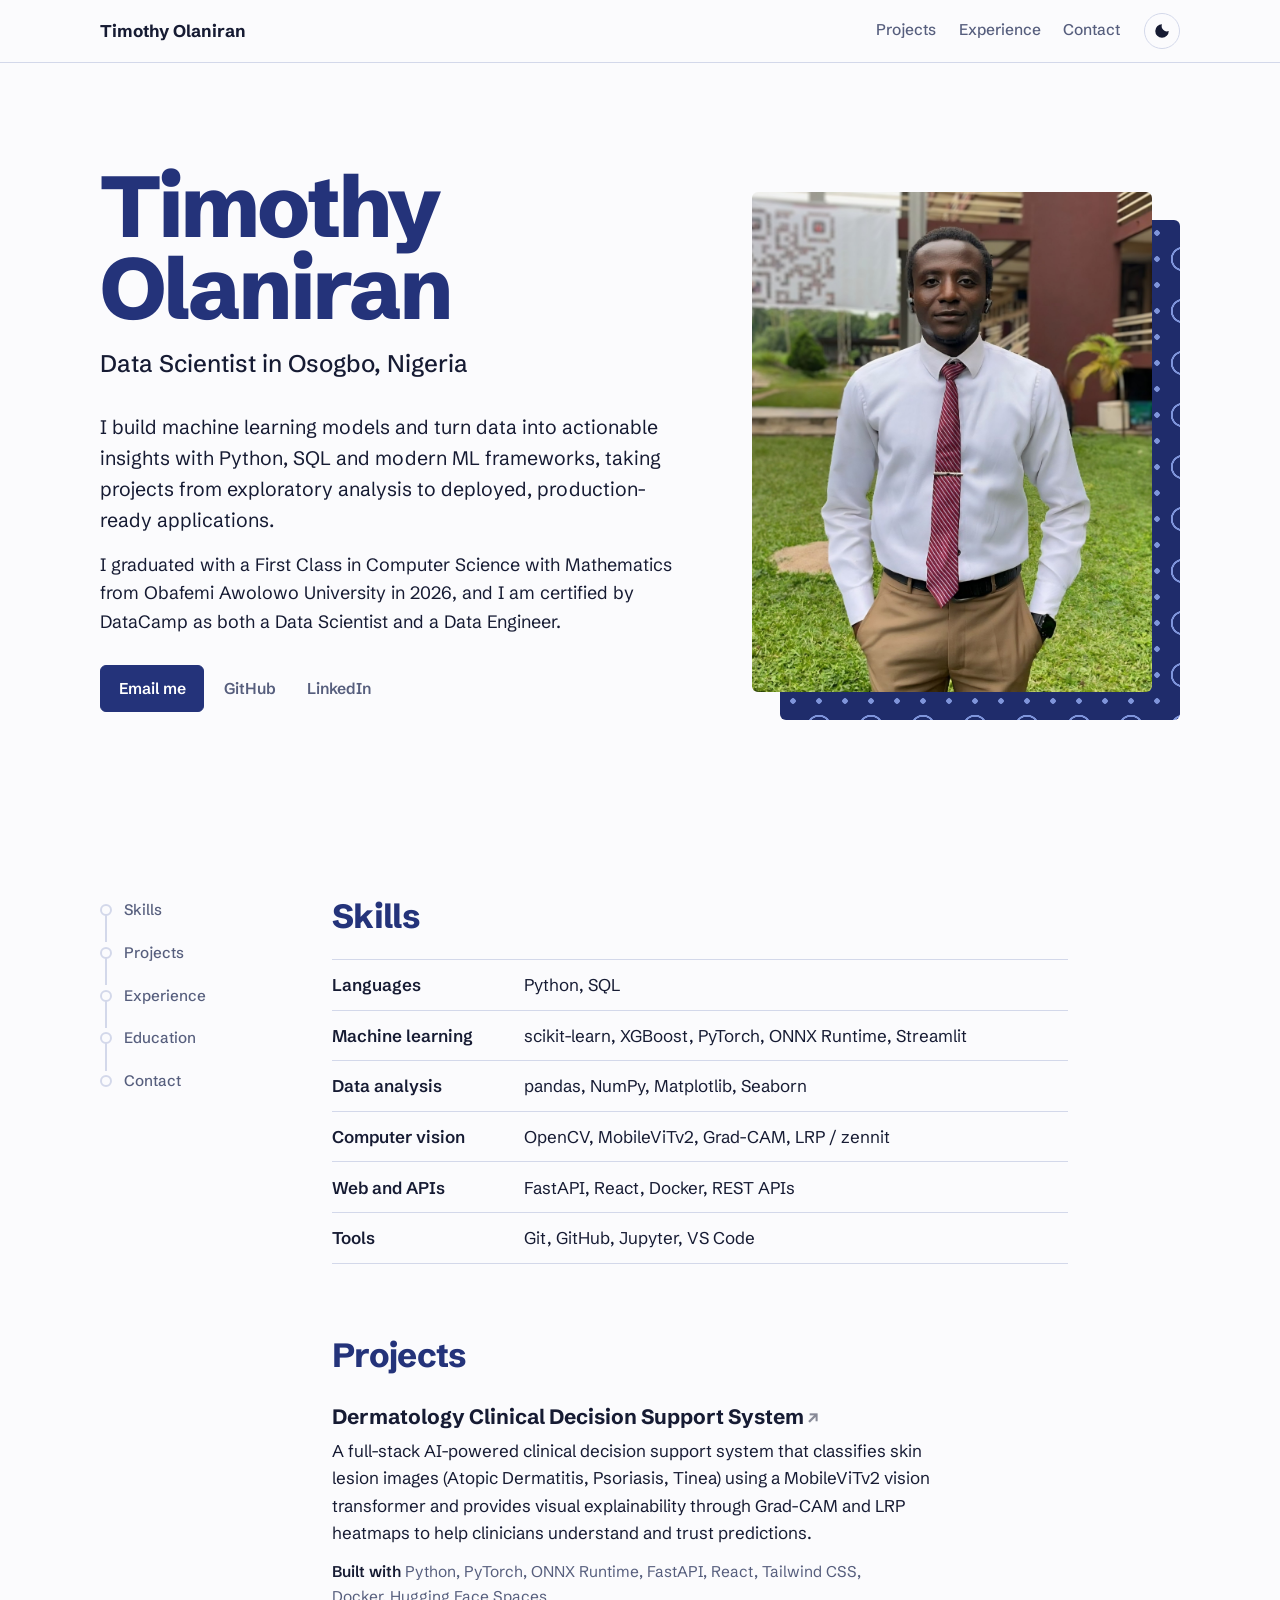
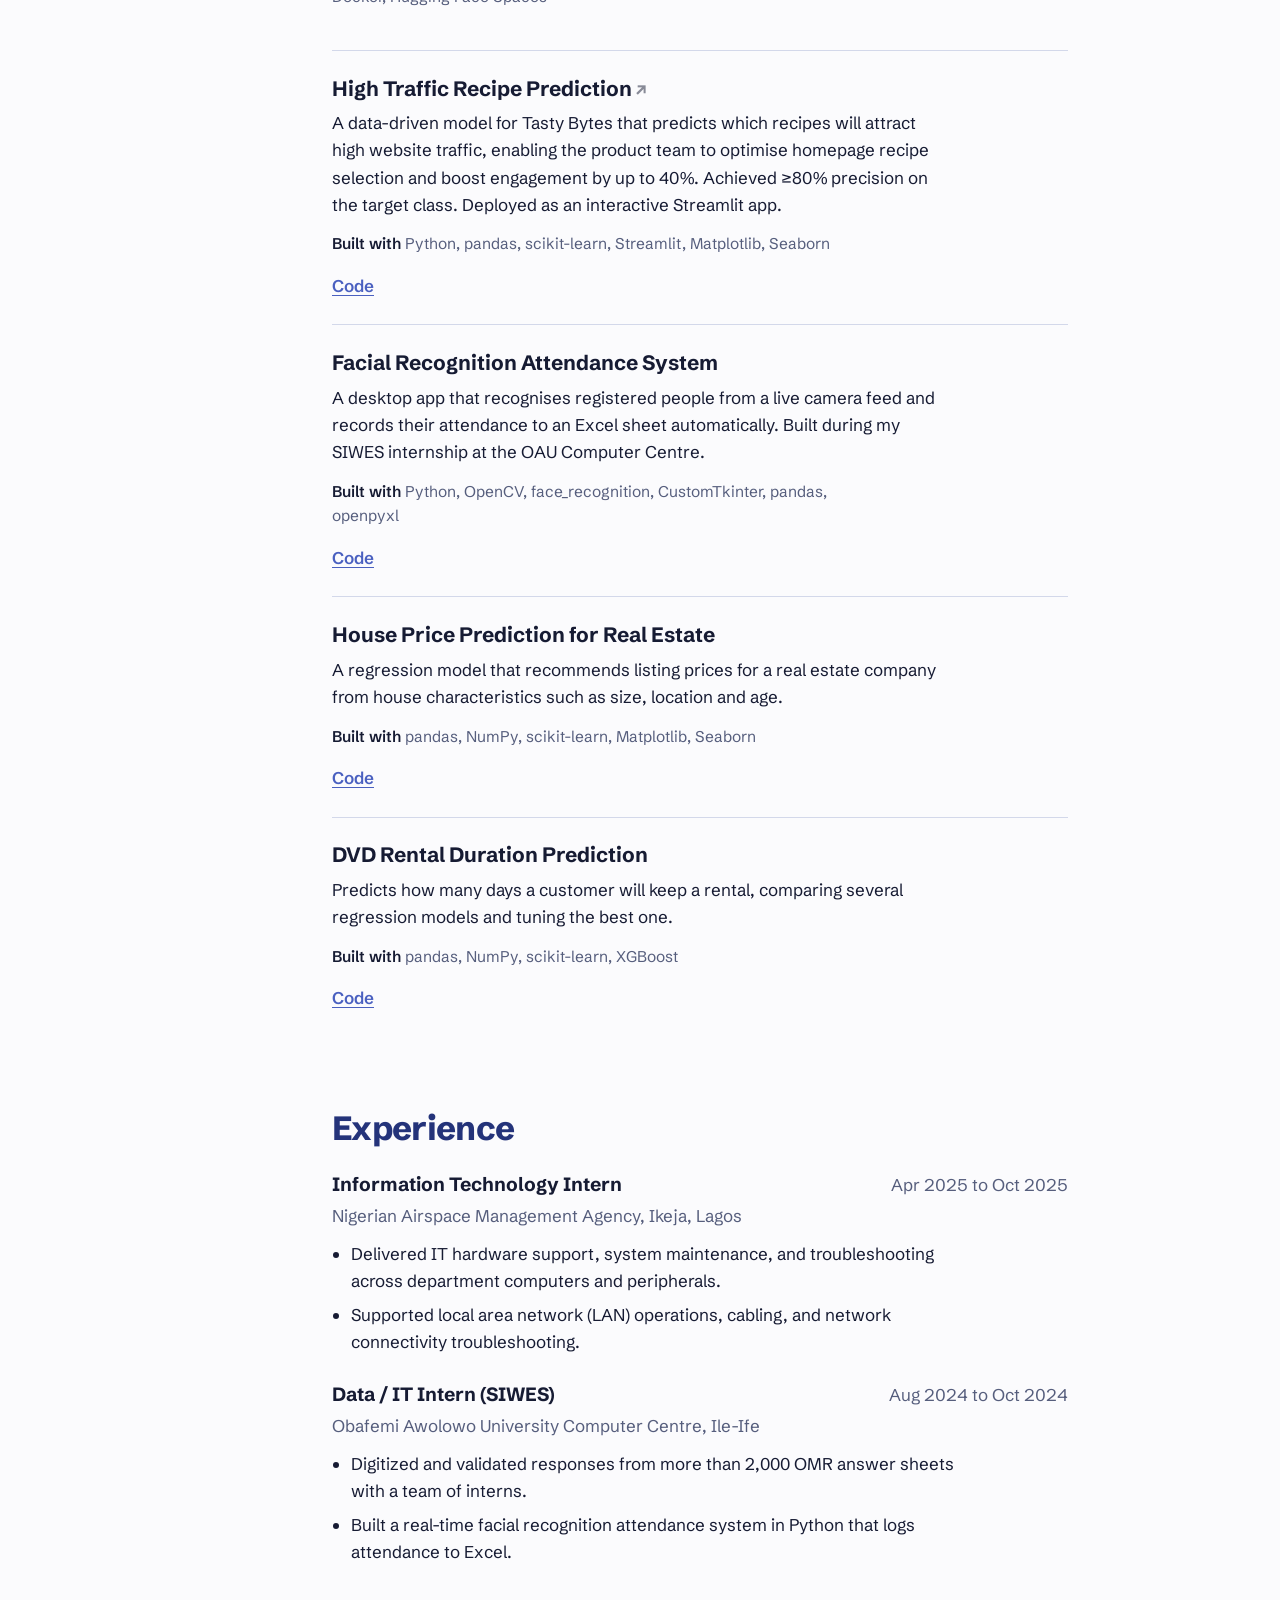
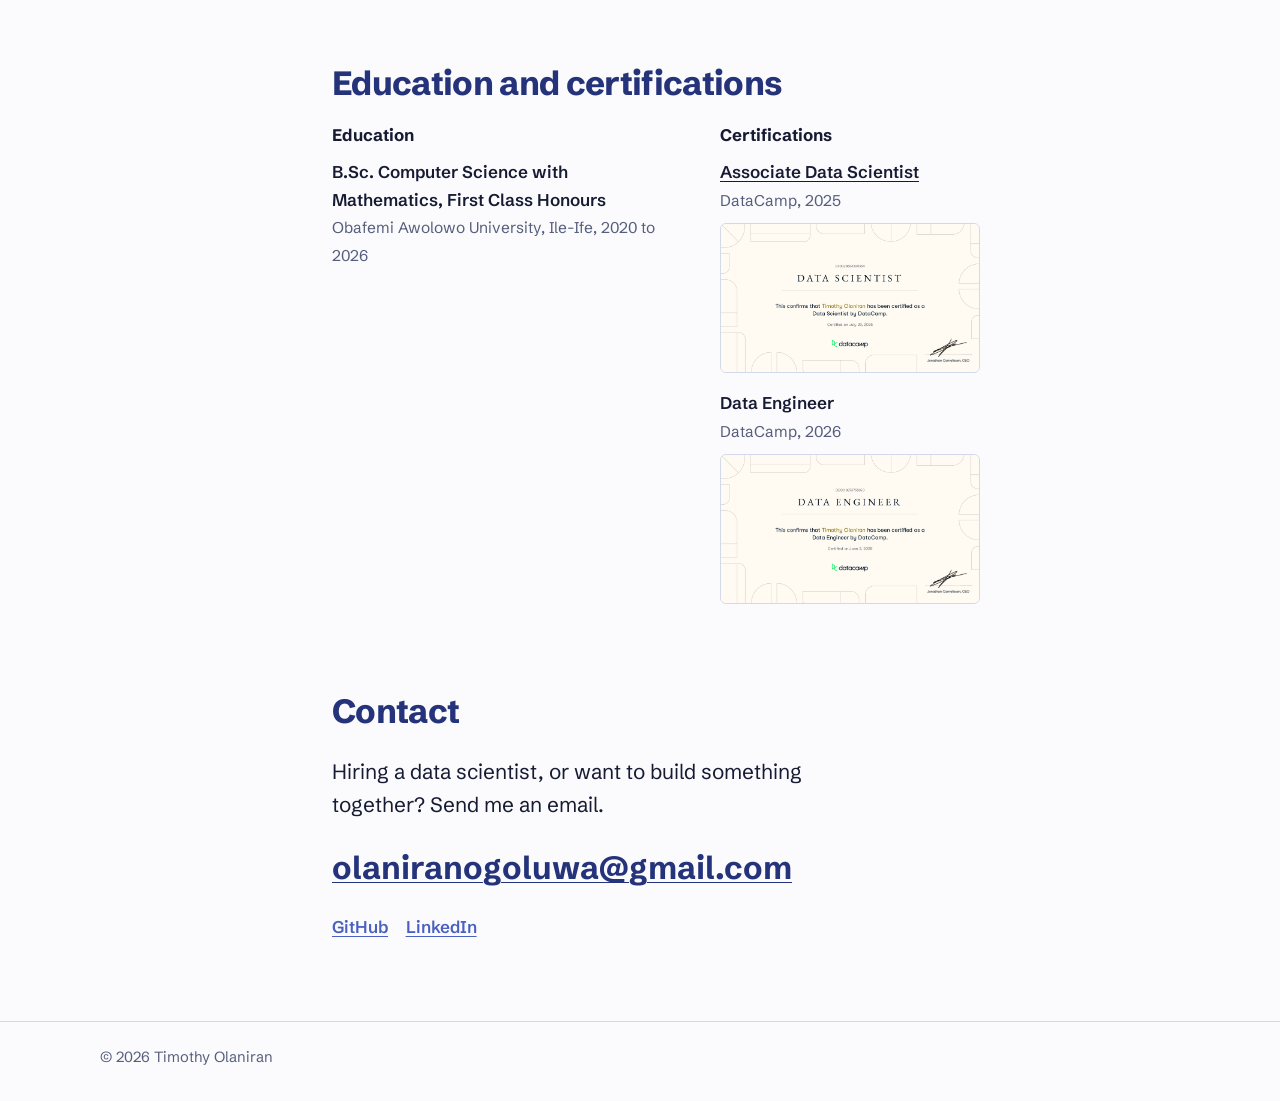
<file: index.html>
<!doctype html>
<html lang="en">

<head>
  <meta charset="utf-8">
  <meta name="viewport" content="width=device-width, initial-scale=1">
  <title>Timothy Olaniran, Data Scientist</title>
  <meta name="description"
    content="Timothy Olaniran is a data scientist in Nigeria who builds machine learning models and data-driven applications with Python, SQL and modern ML frameworks.">
  <meta property="og:title" content="Timothy Olaniran, Data Scientist">
  <meta property="og:description" content="Machine learning projects, data science applications and articles.">
  <meta property="og:type" content="website">
  <link rel="icon" href="images/favicon.svg" type="image/svg+xml">

  <link rel="preconnect" href="https://fonts.googleapis.com">
  <link rel="preconnect" href="https://fonts.gstatic.com" crossorigin>
  <link
    href="https://fonts.googleapis.com/css2?family=Schibsted+Grotesk:ital,wght@0,400;0,500;0,600;0,700;0,800;1,400&display=swap"
    rel="stylesheet">
  <link rel="stylesheet" href="css/style.css">

  <!-- Apply the saved theme before the page paints, so there is no flash -->
  <script>
    try {
      var saved = localStorage.getItem("theme");
      if (saved === "light" || saved === "dark") document.documentElement.setAttribute("data-theme", saved);
    } catch (e) { }
  </script>
</head>

<body>
  <a class="skip" href="#main">Skip to content</a>

  <header class="topbar">
    <div class="topbar-inner">
      <a class="brand" href="#top" data-fill="name">Timothy Olaniran</a>
      <nav class="topnav" aria-label="Sections">
        <a href="#projects">Projects</a>
        <a href="#experience">Experience</a>
        <a href="#contact">Contact</a>
      </nav>
      <button class="theme-toggle" type="button" aria-label="Switch colour theme">
        <svg viewBox="0 0 24 24" width="18" height="18" aria-hidden="true">
          <path d="M12 3a9 9 0 1 0 9 9 7 7 0 0 1-9-9z" fill="currentColor" />
        </svg>
      </button>
    </div>
  </header>

  <main id="main">
    <!-- Intro with photo -->
    <section class="hero" id="top" aria-labelledby="hero-name">
      <div class="hero-text">
        <h1 id="hero-name" data-fill="name">Timothy Olaniran</h1>
        <p class="hero-role" data-fill="roleline">Data Scientist in Osogbo, Nigeria</p>
        <div class="hero-intro" data-fill="intro"></div>
        <div class="hero-actions" data-fill="actions"></div>
        <!-- Repetitive facts section hidden for now
        <dl class="facts" data-fill="facts"></dl>
        -->
      </div>
      <figure class="portrait">
        <div class="adire" aria-hidden="true"></div>
        <img data-fill="photo" alt="" width="800" height="1000">
        <div class="initials" aria-hidden="true" data-fill="initials"></div>
      </figure>
    </section>

    <div class="layout">
      <!-- Lineage rail: section navigation on wide screens -->
      <aside class="rail" aria-label="On this page">
        <ol class="rail-list"></ol>
      </aside>

      <div class="content">
        <section class="block" id="skills" data-node="Skills" aria-labelledby="h-skills">
          <h2 id="h-skills">Skills</h2>
          <dl class="skills" data-fill="skills"></dl>
        </section>

        <section class="block" id="projects" data-node="Projects" aria-labelledby="h-projects">
          <h2 id="h-projects">Projects</h2>
          <div class="projects" data-fill="projects"></div>
        </section>

        <section class="block" id="experience" data-node="Experience" aria-labelledby="h-experience">
          <h2 id="h-experience">Experience</h2>
          <div data-fill="experience"></div>
        </section>

        <!-- Article section hidden for now
        <section class="block" id="articles" data-node="Articles" aria-labelledby="h-articles">
          <h2 id="h-articles">Articles</h2>
          <ol class="articles" data-fill="articles"></ol>
        </section>
        -->

        <section class="block" id="education" data-node="Education" aria-labelledby="h-education">
          <h2 id="h-education">Education and certifications</h2>
          <div class="edu-grid">
            <div>
              <h3 class="minor">Education</h3>
              <ul class="plain" data-fill="education"></ul>
            </div>
            <div>
              <h3 class="minor">Certifications</h3>
              <ul class="plain" data-fill="certifications"></ul>
            </div>
          </div>
        </section>

        <section class="block contact" id="contact" data-node="Contact" aria-labelledby="h-contact">
          <h2 id="h-contact">Contact</h2>
          <p class="contact-line" data-fill="contactLine"></p>
          <div class="contact-links" data-fill="contactLinks"></div>
        </section>
      </div>
    </div>
  </main>

  <footer class="footer">
    <p data-fill="footer"></p>
  </footer>

  <noscript>
    <p class="noscript">This site needs JavaScript turned on to show its content.</p>
  </noscript>

  <script src="js/data.js"></script>
  <script src="js/main.js"></script>
</body>

</html>
</file>
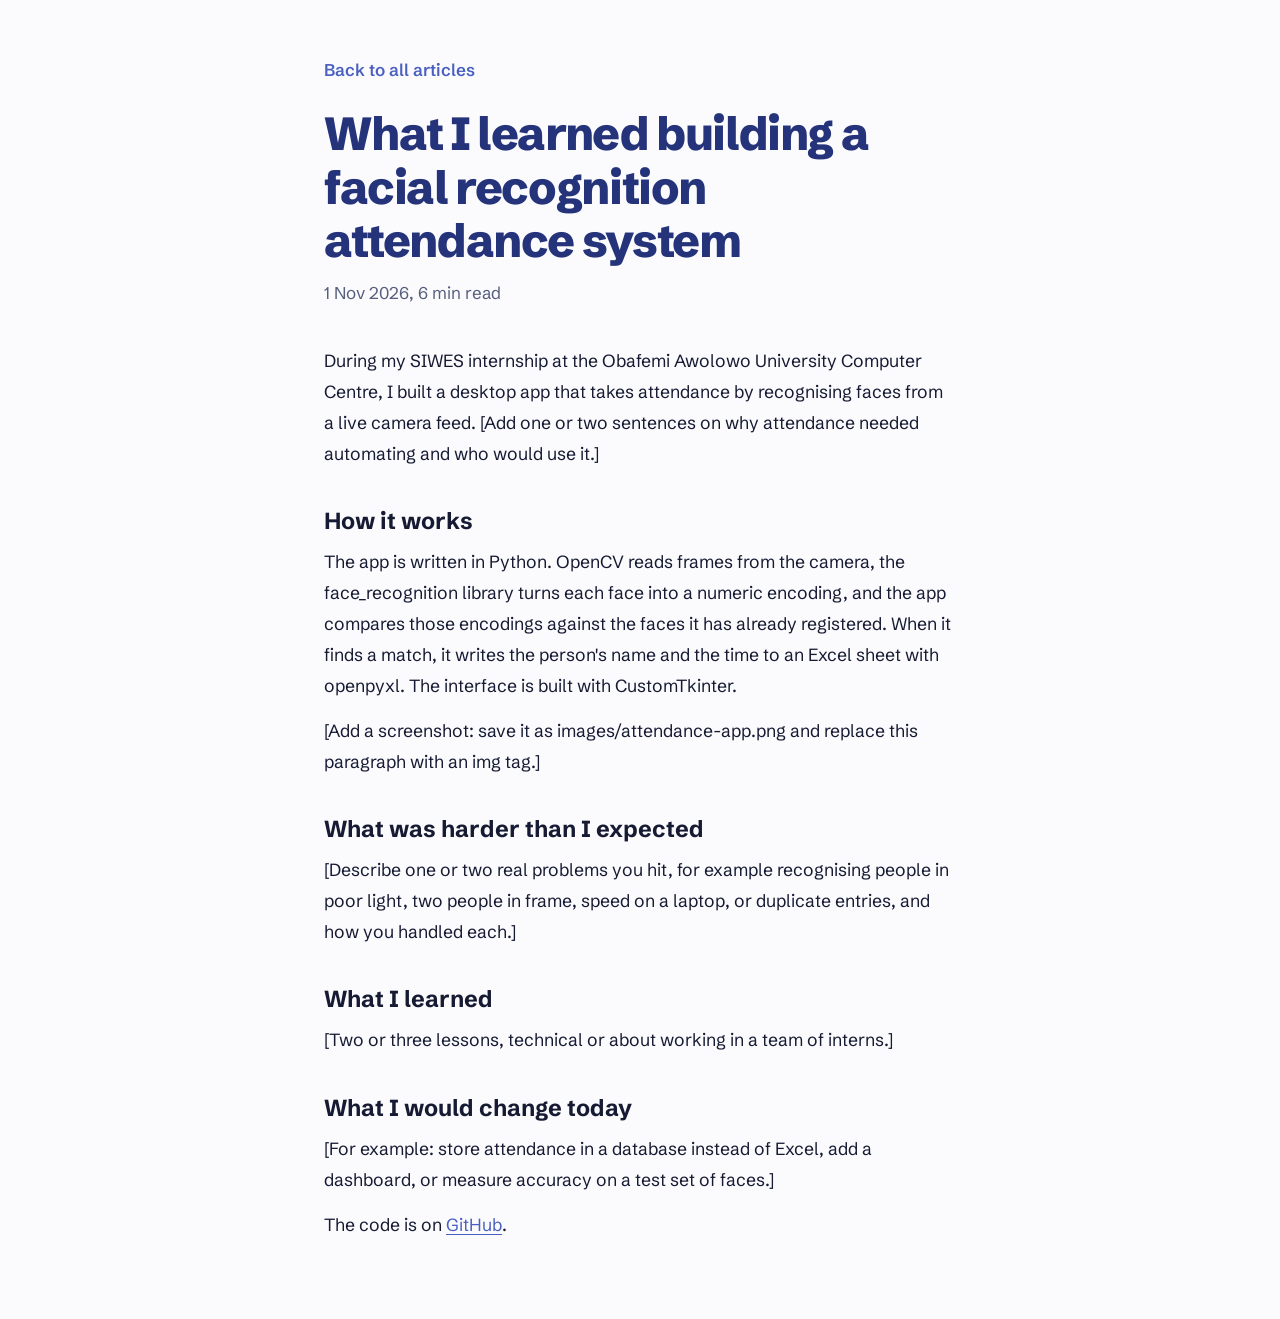
<file: articles/facial-recognition-attendance.html>
<!doctype html>
<!--
  DRAFT ARTICLE. Replace every [bracketed prompt] with your own words before publishing,
  or remove this article's entry from js/data.js until it is ready.
-->
<html lang="en">
<head>
  <meta charset="utf-8">
  <meta name="viewport" content="width=device-width, initial-scale=1">
  <title>What I learned building a facial recognition attendance system | Timothy Olaniran</title>
  <meta name="description" content="How my SIWES facial recognition attendance system works, what I learned building it, and what I would change today.">
  <link rel="icon" href="../images/favicon.svg" type="image/svg+xml">
  <link rel="preconnect" href="https://fonts.googleapis.com">
  <link rel="preconnect" href="https://fonts.gstatic.com" crossorigin>
  <link href="https://fonts.googleapis.com/css2?family=Schibsted+Grotesk:ital,wght@0,400;0,500;0,600;0,700;0,800;1,400&display=swap" rel="stylesheet">
  <link rel="stylesheet" href="../css/style.css">
  <script>
    try {
      var saved = localStorage.getItem("theme");
      if (saved === "light" || saved === "dark") document.documentElement.setAttribute("data-theme", saved);
    } catch (e) {}
  </script>
</head>
<body>
  <main class="post">
    <a class="post-back" href="../index.html#articles">Back to all articles</a>
    <h1>What I learned building a facial recognition attendance system</h1>
    <p class="post-meta"><time datetime="2026-11-01">1 Nov 2026</time>, 6 min read</p>

    <div class="prose">
      <p>During my SIWES internship at the Obafemi Awolowo University Computer Centre, I built a desktop app that takes attendance by recognising faces from a live camera feed. [Add one or two sentences on why attendance needed automating and who would use it.]</p>

      <h2>How it works</h2>
      <p>The app is written in Python. OpenCV reads frames from the camera, the face_recognition library turns each face into a numeric encoding, and the app compares those encodings against the faces it has already registered. When it finds a match, it writes the person's name and the time to an Excel sheet with openpyxl. The interface is built with CustomTkinter.</p>
      <p>[Add a screenshot: save it as images/attendance-app.png and replace this paragraph with an img tag.]</p>

      <h2>What was harder than I expected</h2>
      <p>[Describe one or two real problems you hit, for example recognising people in poor light, two people in frame, speed on a laptop, or duplicate entries, and how you handled each.]</p>

      <h2>What I learned</h2>
      <p>[Two or three lessons, technical or about working in a team of interns.]</p>

      <h2>What I would change today</h2>
      <p>[For example: store attendance in a database instead of Excel, add a dashboard, or measure accuracy on a test set of faces.]</p>

      <p>The code is on <a href="https://github.com/Maven-Geek/face_siwes">GitHub</a>.</p>
    </div>
  </main>
</body>
</html>
</file>
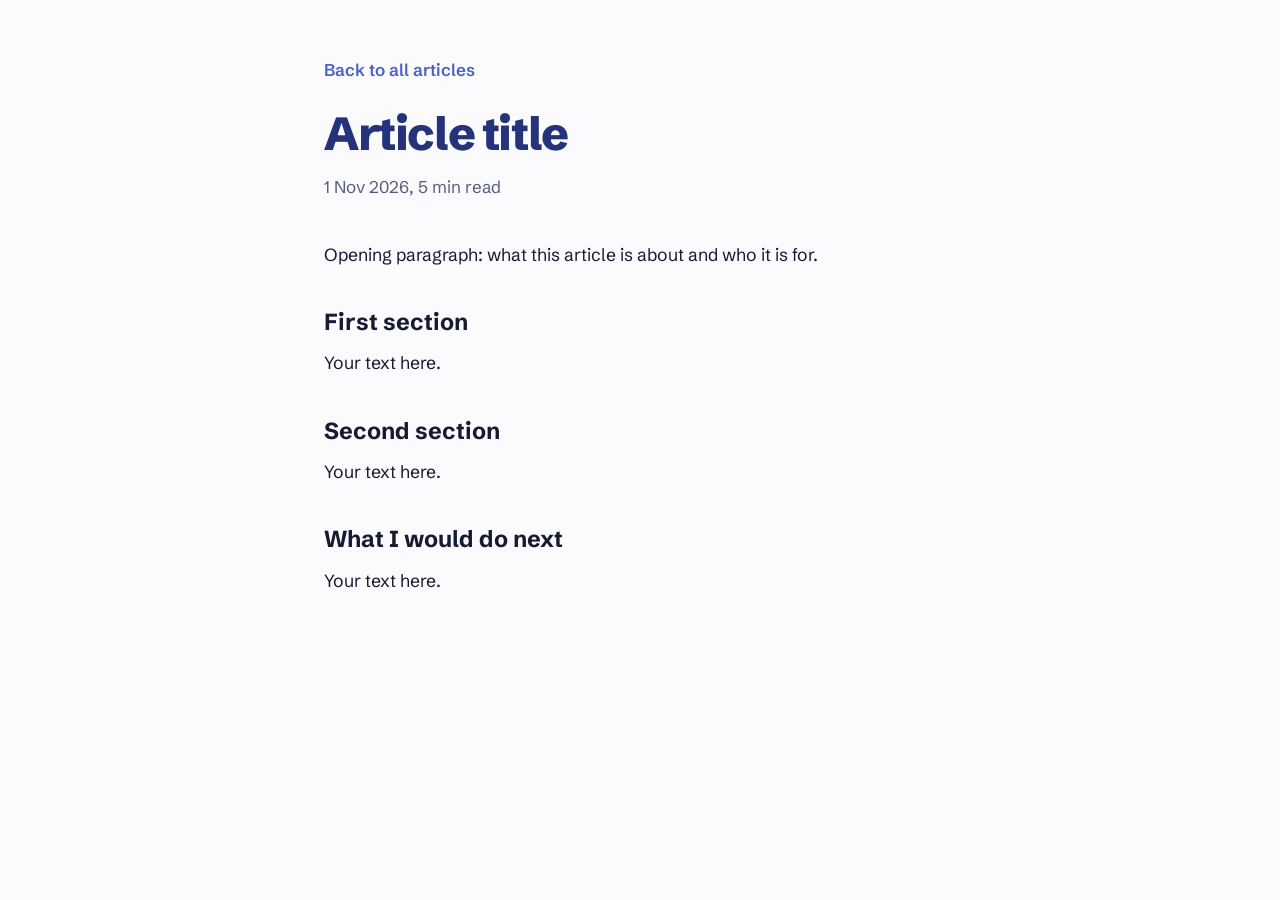
<file: articles/template.html>
<!doctype html>
<!--
  ARTICLE TEMPLATE
  1. Copy this file and rename it, e.g. articles/my-first-pipeline.html (lowercase, hyphens, no spaces).
  2. Change the <title>, the <h1>, the date and the text inside <div class="prose">.
  3. Add an entry for it in js/data.js under "articles", with url: "articles/my-first-pipeline.html".
  Useful tags inside the prose:
    <h2>Section heading</h2>      <p>Paragraph</p>
    <ul><li>Bullet</li></ul>      <pre><code>code block</code></pre>
    <img src="../images/your-image.png" alt="What the image shows">
    <a href="https://...">link text</a>
-->
<html lang="en">
<head>
  <meta charset="utf-8">
  <meta name="viewport" content="width=device-width, initial-scale=1">
  <title>Article title | Timothy Olaniran</title>
  <meta name="description" content="One sentence about this article.">
  <link rel="icon" href="../images/favicon.svg" type="image/svg+xml">
  <link rel="preconnect" href="https://fonts.googleapis.com">
  <link rel="preconnect" href="https://fonts.gstatic.com" crossorigin>
  <link href="https://fonts.googleapis.com/css2?family=Schibsted+Grotesk:ital,wght@0,400;0,500;0,600;0,700;0,800;1,400&display=swap" rel="stylesheet">
  <link rel="stylesheet" href="../css/style.css">
  <script>
    try {
      var saved = localStorage.getItem("theme");
      if (saved === "light" || saved === "dark") document.documentElement.setAttribute("data-theme", saved);
    } catch (e) {}
  </script>
</head>
<body>
  <main class="post">
    <a class="post-back" href="../index.html#articles">Back to all articles</a>
    <h1>Article title</h1>
    <p class="post-meta"><time datetime="2026-11-01">1 Nov 2026</time>, 5 min read</p>

    <div class="prose">
      <p>Opening paragraph: what this article is about and who it is for.</p>

      <h2>First section</h2>
      <p>Your text here.</p>

      <h2>Second section</h2>
      <p>Your text here.</p>

      <h2>What I would do next</h2>
      <p>Your text here.</p>
    </div>
  </main>
</body>
</html>
</file>
<file: css/style.css>
/* ==========================================================================
   Portfolio styles
   Colours are set once below. Change the values in :root to restyle the site.
   ========================================================================== */

:root {
  --paper: #FBFBFD;     /* page background */
  --ink: #161B33;       /* main text */
  --muted: #565E7D;     /* secondary text */
  --indigo: #24337A;    /* headings, buttons */
  --accent: #4A60C0;    /* links, active states */
  --wash: #E9EDF8;      /* soft panels */
  --line: #D3D8EA;      /* dividers */
  --on-indigo: #FFFFFF;

  /* Adire cloth pattern behind the photo (same in both themes) */
  --cloth: #1F2C6B;
  --cloth-dot: #7F95DB;

  --font: "Schibsted Grotesk", "Segoe UI", system-ui, -apple-system, sans-serif;
  --maxw: 70rem;
  --radius: 6px;
}

@media (prefers-color-scheme: dark) {
  :root:not([data-theme="light"]) {
    --paper: #10152E;
    --ink: #E7EAF6;
    --muted: #A3ABC8;
    --indigo: #C3D0FA;
    --accent: #93A8F2;
    --wash: #1A2147;
    --line: #2B345E;
    --on-indigo: #10152E;
  }
}
:root[data-theme="dark"] {
  --paper: #10152E;
  --ink: #E7EAF6;
  --muted: #A3ABC8;
  --indigo: #C3D0FA;
  --accent: #93A8F2;
  --wash: #1A2147;
  --line: #2B345E;
  --on-indigo: #10152E;
}

/* ---------- base ---------- */
*, *::before, *::after { box-sizing: border-box; }
html { scroll-behavior: smooth; -webkit-text-size-adjust: 100%; }
body {
  margin: 0;
  background: var(--paper);
  color: var(--ink);
  font-family: var(--font);
  font-size: 1.0625rem;
  line-height: 1.6;
}
img { max-width: 100%; display: block; }
a { color: var(--accent); text-underline-offset: 3px; text-decoration-thickness: 1px; }
a:hover { text-decoration-thickness: 2px; }
:focus-visible { outline: 3px solid var(--accent); outline-offset: 3px; border-radius: 2px; }
h1, h2, h3 { margin: 0; line-height: 1.15; }
p { margin: 0 0 0.9rem; }

.skip {
  position: absolute; left: 1rem; top: -3rem;
  background: var(--indigo); color: var(--on-indigo);
  padding: 0.5rem 0.9rem; border-radius: var(--radius); z-index: 20;
}
.skip:focus { top: 1rem; }

/* ---------- top bar ---------- */
.topbar {
  position: sticky; top: 0; z-index: 10;
  background: color-mix(in srgb, var(--paper) 92%, transparent);
  backdrop-filter: blur(8px);
  border-bottom: 1px solid var(--line);
}
.topbar-inner {
  max-width: var(--maxw); margin: 0 auto;
  display: flex; align-items: center; gap: 1.5rem;
  padding: 0.8rem 1.25rem;
}
.brand { font-weight: 700; color: var(--ink); text-decoration: none; margin-right: auto; }
.topnav { display: flex; gap: 1.4rem; }
.topnav a { color: var(--muted); text-decoration: none; font-weight: 500; font-size: 0.97rem; }
.topnav a:hover { color: var(--ink); }
.theme-toggle {
  display: inline-grid; place-items: center;
  width: 2.25rem; height: 2.25rem;
  border: 1px solid var(--line); border-radius: 50%;
  background: transparent; color: var(--ink); cursor: pointer;
}
.theme-toggle:hover { background: var(--wash); }

/* ---------- hero: intro beside photo ---------- */
.hero {
  max-width: var(--maxw); margin: 0 auto;
  padding: clamp(3rem, 8vw, 6.5rem) 1.25rem clamp(3rem, 6vw, 5rem);
  display: grid; grid-template-columns: minmax(0, 1.4fr) minmax(0, 1fr);
  gap: clamp(2.5rem, 6vw, 5.5rem); align-items: center;
}
.hero h1 {
  font-size: clamp(2.9rem, 7.2vw, 5.4rem);
  font-weight: 800; letter-spacing: -0.035em; line-height: 0.95;
  color: var(--indigo);
}
.hero-role {
  margin: 1rem 0 1.75rem;
  font-size: clamp(1.2rem, 2.2vw, 1.5rem); font-weight: 500; color: var(--ink);
}
.hero-intro p { max-width: 36rem; font-size: 1.12rem; }
.hero-intro p:first-child { font-size: 1.22rem; }

.hero-actions { display: flex; flex-wrap: wrap; gap: 0.6rem; margin: 1.75rem 0 2.25rem; }
.btn {
  display: inline-flex; align-items: center;
  padding: 0.62rem 1.1rem; border-radius: var(--radius);
  border: 1.5px solid var(--indigo); color: var(--indigo);
  font-weight: 600; font-size: 0.98rem; text-decoration: none;
}
.btn:hover { background: var(--wash); }
.btn-primary { background: var(--indigo); color: var(--on-indigo); }
.btn-primary:hover { background: var(--accent); border-color: var(--accent); }
.btn-quiet { border-color: transparent; color: var(--muted); padding-left: 0.6rem; padding-right: 0.6rem; }
.btn-quiet:hover { color: var(--ink); background: transparent; text-decoration: underline; }

.facts { margin: 0; display: grid; gap: 0.55rem; max-width: 36rem; }
.fact { display: grid; grid-template-columns: 7.5rem 1fr; gap: 1rem; padding-top: 0.55rem; border-top: 1px solid var(--line); }
.fact dt { color: var(--muted); font-size: 0.95rem; }
.fact dd { margin: 0; font-size: 0.98rem; }

/* Photo with an adire-inspired cloth panel behind it */
.portrait { position: relative; margin: 0 1.75rem 1.75rem 0; justify-self: end; width: 100%; max-width: 25rem; }
.adire {
  position: absolute; inset: 1.75rem -1.75rem -1.75rem 1.75rem;
  border-radius: var(--radius);
  background-color: var(--cloth);
  background-image:
    radial-gradient(circle, var(--cloth-dot) 0 2.5px, transparent 3px),
    radial-gradient(circle, transparent 0 10px, var(--cloth-dot) 10.5px 12px, transparent 12.5px);
  background-size: 26px 26px, 52px 52px;
  background-position: 0 0, 13px 13px;
}
.portrait img, .initials {
  position: relative;
  width: 100%; aspect-ratio: 4 / 5; border-radius: var(--radius);
}
.portrait img { height: auto; object-fit: cover; display: none; }
.portrait.has-photo img { display: block; }
.portrait.has-photo .initials { display: none; }
.initials {
  display: grid; place-items: center;
  background: var(--wash); color: var(--indigo);
  font-size: clamp(4rem, 10vw, 7rem); font-weight: 800; letter-spacing: -0.04em;
}

/* One entrance moment for the intro */
.hero-text, .portrait { opacity: 0; transform: translateY(14px); }
body.ready .hero-text, body.ready .portrait {
  opacity: 1; transform: none;
  transition: opacity 0.7s ease, transform 0.7s cubic-bezier(.2,.7,.2,1);
}
body.ready .portrait { transition-delay: 0.15s; }
@media (prefers-reduced-motion: reduce) {
  html { scroll-behavior: auto; }
  .hero-text, .portrait { opacity: 1; transform: none; }
  body.ready .hero-text, body.ready .portrait { transition: none; }
}

/* ---------- body layout with lineage rail ---------- */
.layout {
  max-width: var(--maxw); margin: 0 auto; padding: 0 1.25rem 4rem;
  display: grid; grid-template-columns: 11rem minmax(0, 1fr); gap: 3.5rem;
}
.content { max-width: 46rem; }

.rail { position: relative; }
.rail-list { position: sticky; top: 6rem; list-style: none; margin: 4.6rem 0 0; padding: 0; }
.rail-list li { position: relative; padding-bottom: 1.15rem; }
.rail-list li::after {
  content: ""; position: absolute; left: 5px; top: 1.05rem; bottom: -0.1rem;
  width: 2px; background: var(--line);
}
.rail-list li:last-child::after { display: none; }
.rail-list li.is-done::after { background: var(--indigo); }
.rail-list a {
  display: flex; align-items: center; gap: 0.75rem;
  color: var(--muted); text-decoration: none; font-size: 0.95rem; font-weight: 500;
}
.rail-list a:hover { color: var(--ink); }
.node {
  flex: none; width: 12px; height: 12px; border-radius: 50%;
  border: 2px solid var(--line); background: var(--paper);
}
.rail-list li.is-done .node { border-color: var(--indigo); background: var(--indigo); }
.rail-list li.is-active .node { border-color: var(--accent); background: var(--accent); box-shadow: 0 0 0 4px var(--wash); }
.rail-list li.is-active a { color: var(--ink); font-weight: 600; }

/* ---------- sections ---------- */
.block { padding-top: 4.5rem; scroll-margin-top: 3.5rem; }
.block h2 {
  font-size: clamp(1.7rem, 3vw, 2.1rem); font-weight: 750; letter-spacing: -0.02em;
  color: var(--indigo); margin-bottom: 1.5rem;
}
h3.minor { font-size: 1.05rem; font-weight: 700; margin-bottom: 0.8rem; color: var(--ink); }

/* Skills */
.skills { margin: 0; }
.skill-row { display: grid; grid-template-columns: 11rem 1fr; gap: 1rem; padding: 0.7rem 0; border-top: 1px solid var(--line); }
.skill-row:last-child { border-bottom: 1px solid var(--line); }
.skill-row dt { font-weight: 600; }
.skill-row dd { margin: 0; color: var(--ink); }

/* Projects */
.project { padding: 1.6rem 0; border-top: 1px solid var(--line); }
.project:first-child { padding-top: 0.4rem; border-top: 0; }
.project h3 { font-size: 1.3rem; font-weight: 700; margin-bottom: 0.55rem; }
.project p { max-width: 62ch; }
.stack { color: var(--muted); font-size: 0.97rem; }
.stack-label { font-weight: 600; color: var(--ink); }
.links { display: flex; flex-wrap: wrap; gap: 1.1rem; margin: 0; }
.text-link { font-weight: 600; }

/* Experience */
.job { padding-bottom: 1.25rem; }
.job-head { display: flex; flex-wrap: wrap; align-items: baseline; justify-content: space-between; gap: 0.25rem 1rem; }
.job h3 { font-size: 1.2rem; font-weight: 700; }
.job-when { margin: 0; color: var(--muted); font-variant-numeric: tabular-nums; }
.job-org { color: var(--muted); margin: 0.2rem 0 0.7rem; }
.job ul { margin: 0; padding-left: 1.2rem; }
.job li { margin-bottom: 0.4rem; max-width: 62ch; }

/* Articles */
.articles { list-style: none; margin: 0; padding: 0; }
.article {
  display: grid; grid-template-columns: 7.5rem 1fr; gap: 1.25rem;
  padding: 1.25rem 0; border-top: 1px solid var(--line);
}
.article:first-child { border-top: 0; padding-top: 0.4rem; }
.article time { color: var(--muted); font-size: 0.95rem; padding-top: 0.15rem; font-variant-numeric: tabular-nums; }
.article h3 { font-size: 1.2rem; font-weight: 700; margin-bottom: 0.45rem; }
.article h3 a { color: var(--ink); text-decoration: none; }
.article h3 a:hover { color: var(--accent); text-decoration: underline; }
.article p { max-width: 60ch; }
.article .meta { color: var(--muted); font-size: 0.93rem; margin: 0; }
.empty { color: var(--muted); }

/* Education and certifications */
.edu-grid { display: grid; grid-template-columns: 1fr 1fr; gap: 2.5rem; }
.plain { list-style: none; margin: 0; padding: 0; }
.plain li { margin-bottom: 1rem; }
.plain strong, .plain .strong-link { display: block; font-weight: 600; color: var(--ink); }
.plain .strong-link:hover { color: var(--accent); }
.plain span { color: var(--muted); font-size: 0.97rem; }

/* Contact */
.contact { padding-bottom: 1rem; }
.contact-line { font-size: 1.3rem; max-width: 34rem; }
.contact-email {
  display: inline-block; margin: 0.4rem 0 1.25rem;
  font-size: clamp(1.35rem, 3.6vw, 2rem); font-weight: 700; color: var(--indigo);
  word-break: break-word;
}

/* Footer */
.footer { border-top: 1px solid var(--line); }
.footer p { max-width: var(--maxw); margin: 0 auto; padding: 1.5rem 1.25rem 2rem; color: var(--muted); font-size: 0.92rem; }
.noscript { max-width: var(--maxw); margin: 2rem auto; padding: 0 1.25rem; }

/* ---------- article pages ---------- */
.post { max-width: 42rem; margin: 0 auto; padding: 3.5rem 1.25rem 4rem; }
.post-back { font-weight: 600; text-decoration: none; }
.post h1 { font-size: clamp(2rem, 5vw, 2.9rem); font-weight: 800; letter-spacing: -0.03em; color: var(--indigo); margin: 1.5rem 0 0.75rem; }
.post-meta { color: var(--muted); margin-bottom: 2.5rem; }
.prose p, .prose li { font-size: 1.1rem; line-height: 1.75; }
.prose h2 { font-size: 1.45rem; font-weight: 700; margin: 2.4rem 0 0.8rem; color: var(--ink); }
.prose img { border-radius: var(--radius); margin: 1.5rem 0; }
.prose pre { background: var(--wash); padding: 1rem; border-radius: var(--radius); overflow-x: auto; font-size: 0.92rem; }
.prose code { font-size: 0.95em; }
.prose blockquote { margin: 1.5rem 0; padding-left: 1rem; border-left: 3px solid var(--accent); color: var(--muted); }

/* ---------- smaller screens ---------- */
@media (max-width: 900px) {
  .hero { grid-template-columns: 1fr; }
  .portrait { order: -1; justify-self: start; max-width: 15rem; margin: 0 1.25rem 1.25rem 0; }
  .adire { inset: 1.25rem -1.25rem -1.25rem 1.25rem; }
  .layout { grid-template-columns: 1fr; gap: 0; }
  .rail { display: none; }
}
@media (max-width: 600px) {
  .topnav { display: none; }
  .fact, .skill-row, .article { grid-template-columns: 1fr; gap: 0.2rem; }
  .edu-grid { grid-template-columns: 1fr; gap: 1rem; }
  .block { padding-top: 3.5rem; }
}

/* ---------- project title link ---------- */
.project-title-link {
  color: var(--ink);
  text-decoration: none;
  transition: color 0.2s ease;
}
.project-title-link:hover {
  color: var(--accent);
  text-decoration: underline;
  text-decoration-thickness: 2px;
}
.project-title-link::after {
  content: " ↗";
  font-size: 0.85em;
  opacity: 0.5;
  transition: opacity 0.2s ease;
}
.project-title-link:hover::after {
  opacity: 1;
}

/* ---------- certification images ---------- */
.cert-img {
  display: block;
  max-width: 260px;
  margin-top: 0.6rem;
  border-radius: var(--radius);
  border: 1px solid var(--line);
  cursor: pointer;
  transition: transform 0.2s ease, box-shadow 0.2s ease;
}
.cert-img:hover {
  transform: scale(1.03);
  box-shadow: 0 4px 16px rgba(0, 0, 0, 0.15);
}

/* ---------- certificate lightbox overlay ---------- */
.cert-overlay {
  position: fixed;
  inset: 0;
  z-index: 100;
  background: rgba(0, 0, 0, 0.82);
  display: grid;
  place-items: center;
  cursor: pointer;
  animation: fadeIn 0.25s ease;
}
.cert-overlay img {
  max-width: 90vw;
  max-height: 85vh;
  border-radius: 8px;
  box-shadow: 0 8px 40px rgba(0, 0, 0, 0.5);
  cursor: default;
}
.cert-close {
  position: absolute;
  top: 1.5rem;
  right: 1.5rem;
  width: 2.5rem;
  height: 2.5rem;
  border-radius: 50%;
  border: none;
  background: rgba(255, 255, 255, 0.15);
  color: #fff;
  font-size: 1.3rem;
  cursor: pointer;
  transition: background 0.2s ease;
}
.cert-close:hover {
  background: rgba(255, 255, 255, 0.3);
}

@keyframes fadeIn {
  from { opacity: 0; }
  to { opacity: 1; }
}
</file>
